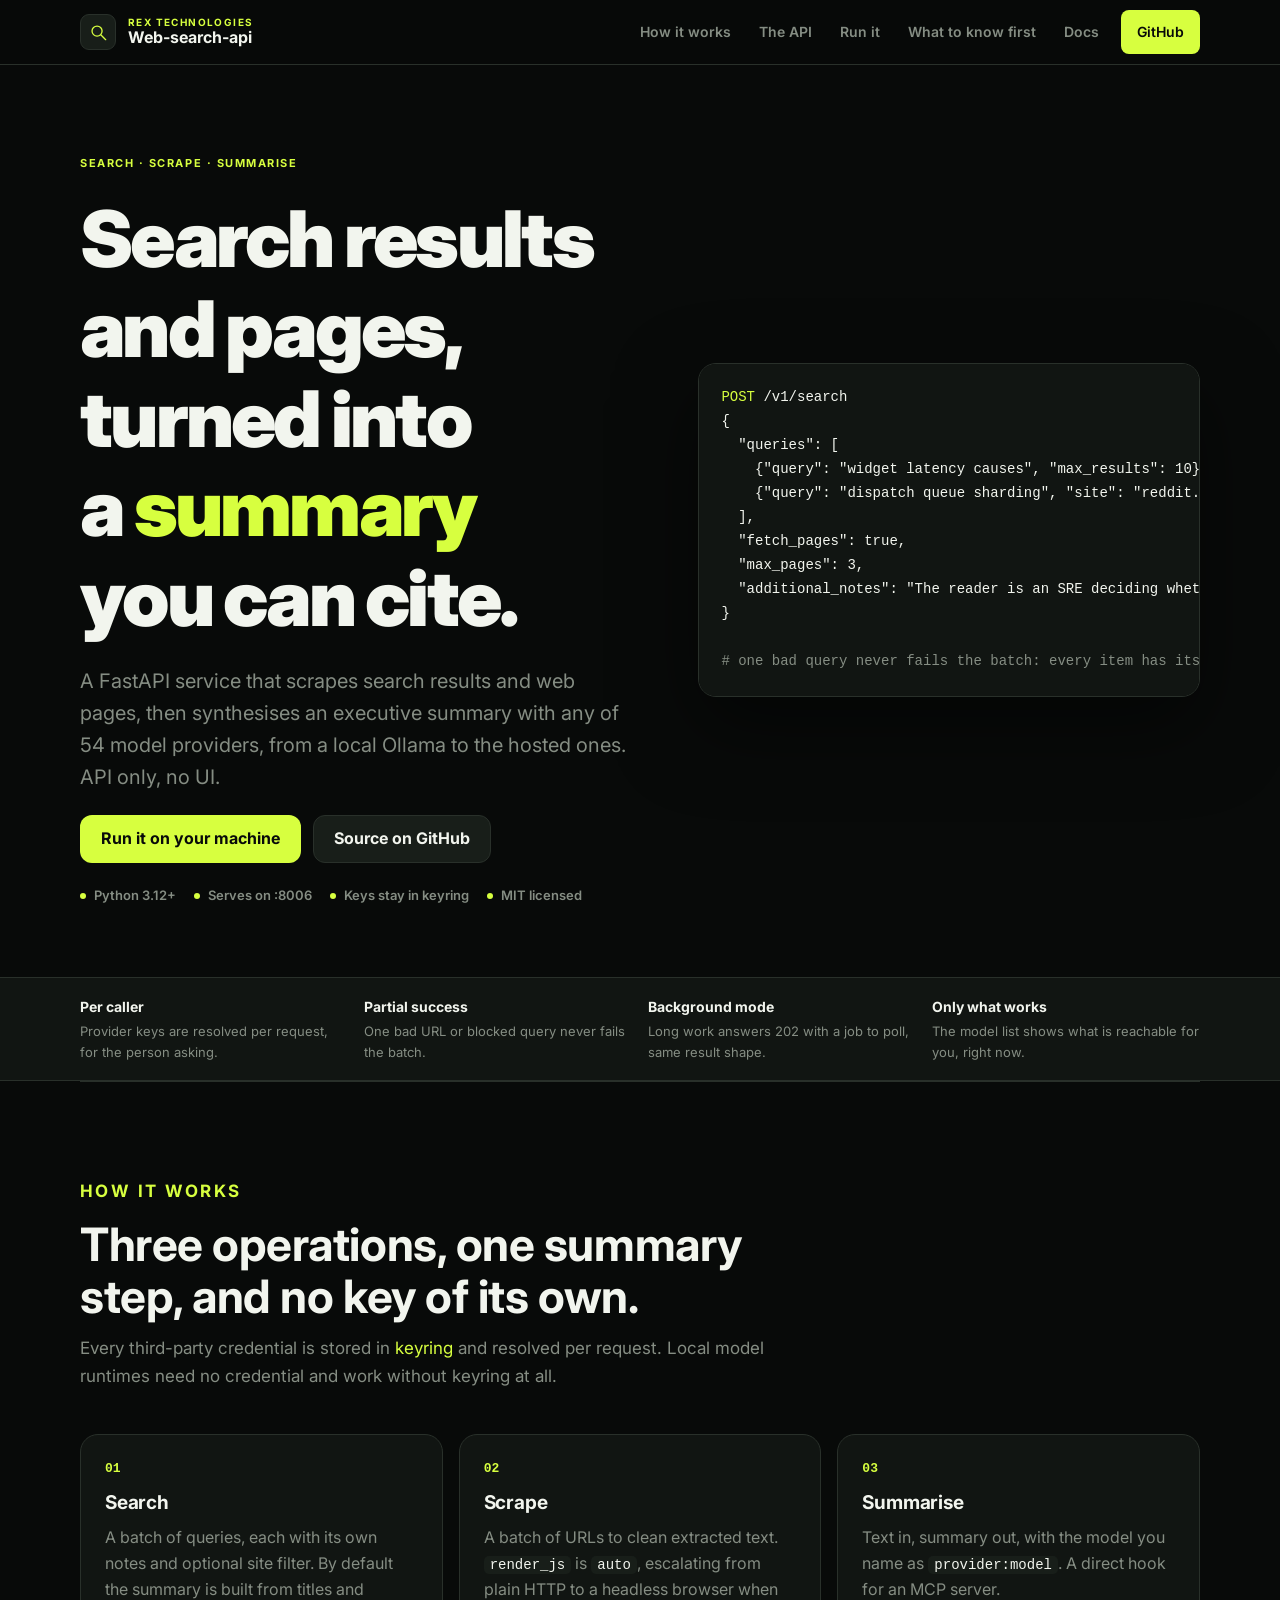
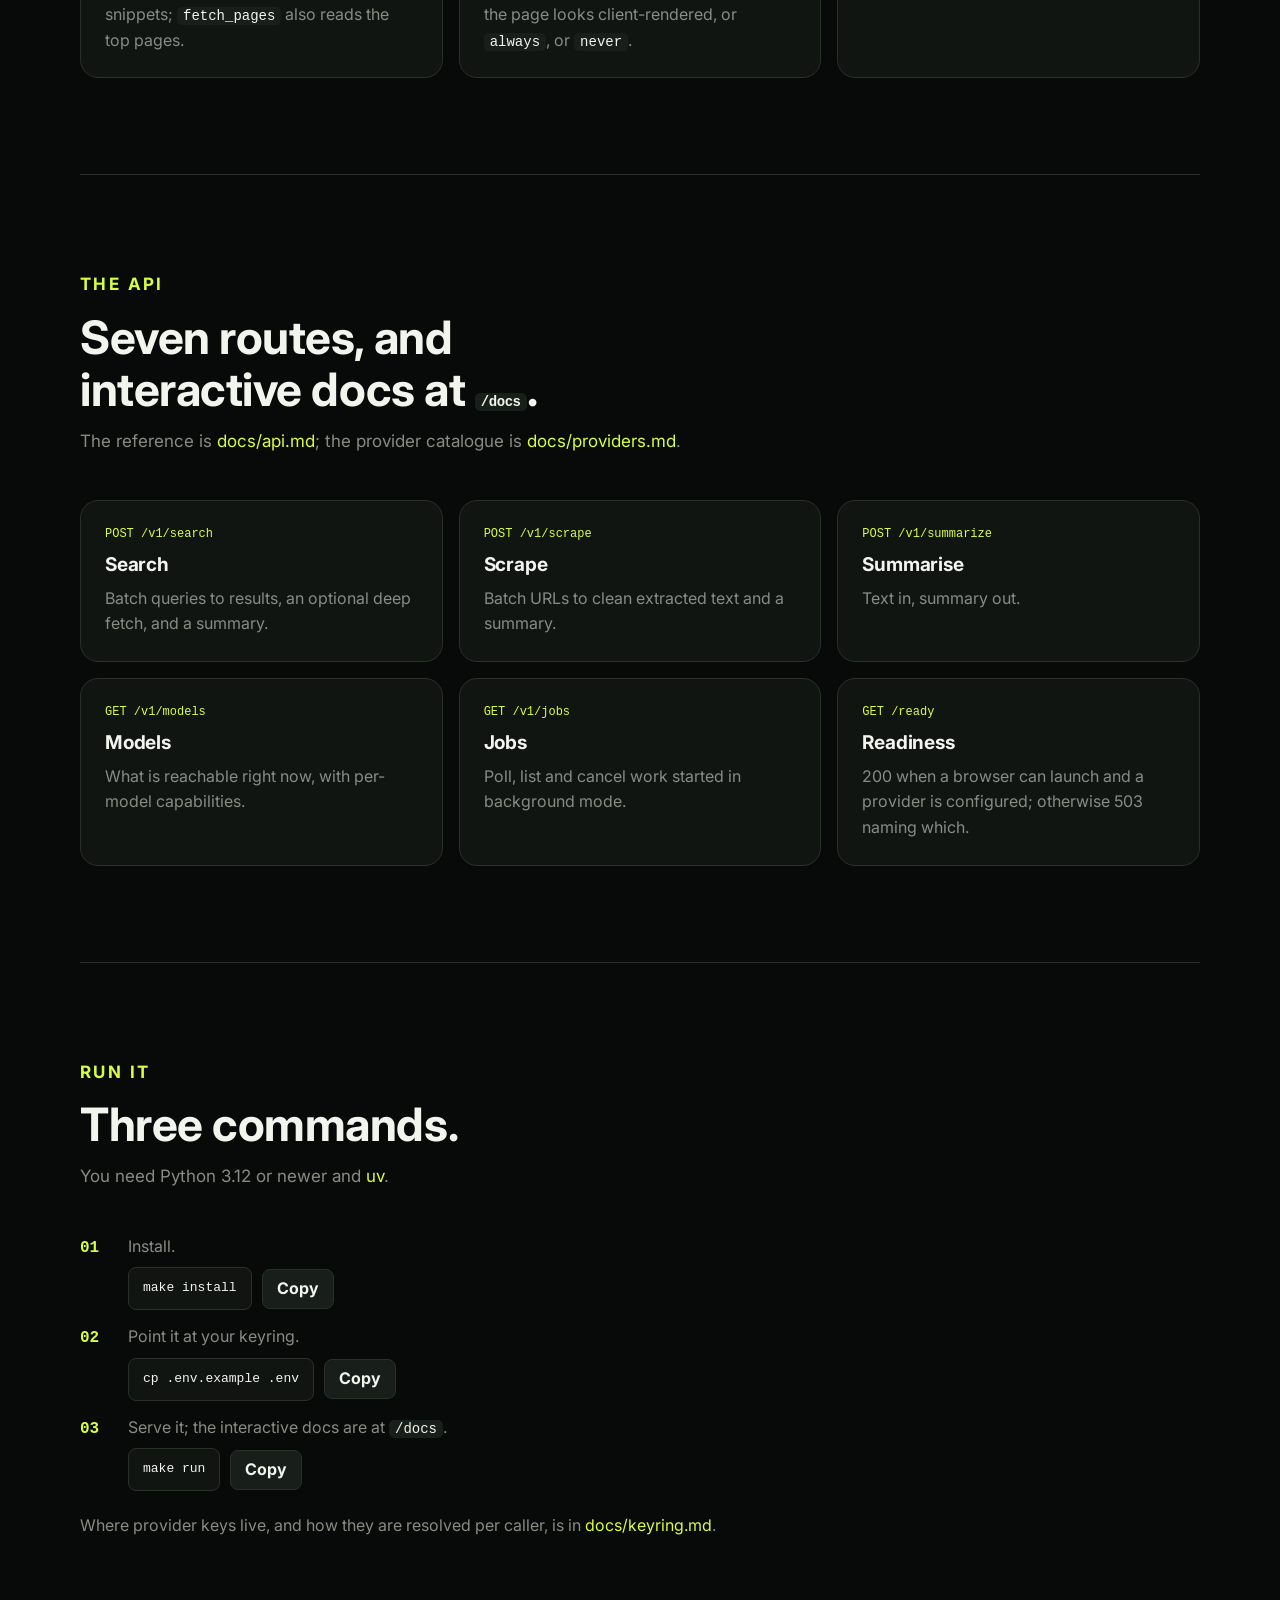
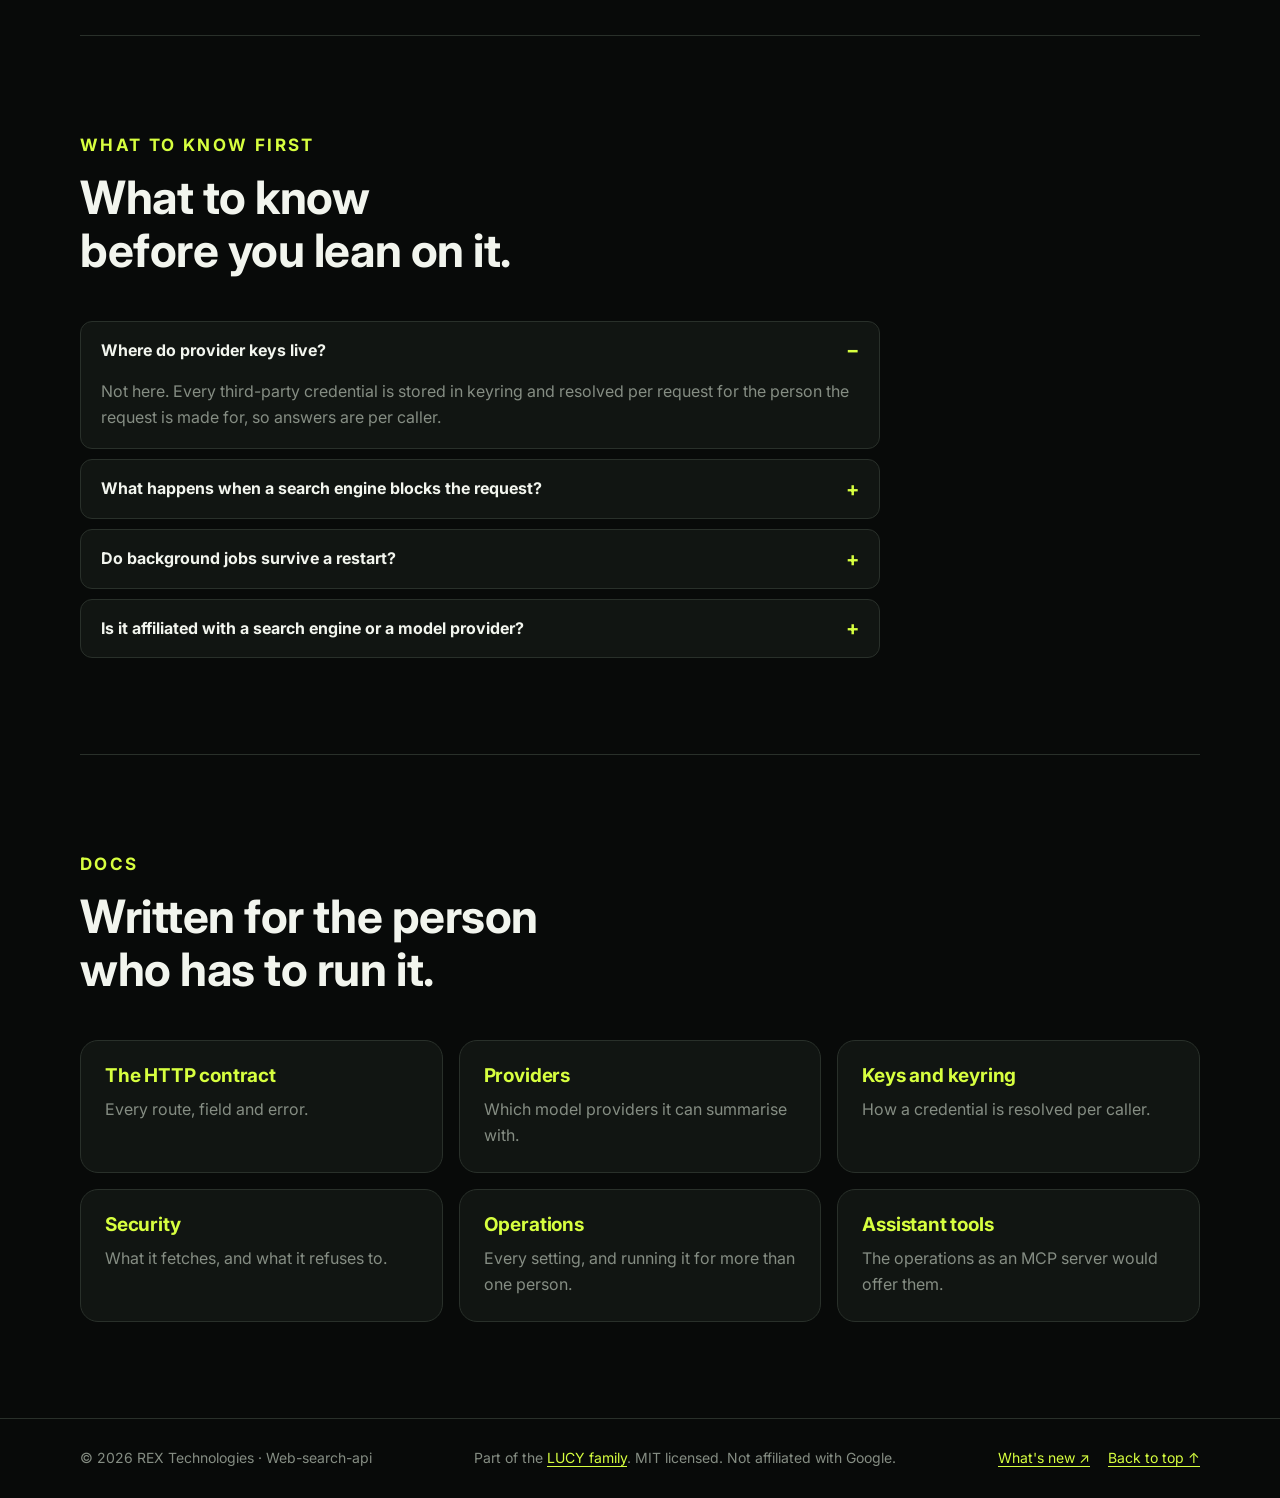
<file: site/index.html>
<!doctype html>
<html lang="en" class="no-js">
<head>
<meta charset="utf-8">
<meta name="viewport" content="width=device-width,initial-scale=1">
<meta name="description" content="Web-search-api scrapes search results and web pages and synthesises an executive summary with the model provider of your choice, in batches with partial success. API only, designed to sit behind an MCP server. A REX Technologies product.">
<meta name="robots" content="index,follow">
<meta name="color-scheme" content="dark">
<meta name="theme-color" content="#080A09">
<meta property="og:title" content="Web-search-api — search, scrape and summarise, with sources — REX Technologies">
<meta property="og:description" content="Web-search-api scrapes search results and web pages and synthesises an executive summary with the model provider of your choice, in batches with partial success. API only, designed to sit behind an MCP server. A REX Technologies product.">
<meta property="og:type" content="website">
<meta property="og:url" content="https://tochi-mba.github.io/Web-search-api/">
<meta name="twitter:card" content="summary">
<link rel="canonical" href="https://tochi-mba.github.io/Web-search-api/">
<link rel="icon" href="favicon.svg" type="image/svg+xml">
<link rel="preconnect" href="https://fonts.googleapis.com">
<link rel="preconnect" href="https://fonts.gstatic.com" crossorigin>
<link href="https://fonts.googleapis.com/css2?family=Inter:wght@400;600;700;900&display=swap" rel="stylesheet">
<link rel="stylesheet" href="styles.css">
<script>document.documentElement.classList.replace("no-js","js");</script>
<noscript><style>@media(max-width:760px){.site-nav{display:flex!important;position:static!important;flex-direction:column}.menu-button{display:none!important}}</style></noscript>
<title>Web-search-api — search, scrape and summarise, with sources — REX Technologies</title>
</head>
<body>
<a class="skip-link" href="#main">Skip to content</a>
<div class="ambient ambient-one" aria-hidden="true"></div>
<div class="ambient ambient-two" aria-hidden="true"></div>

<header class="site-header">
  <div class="container nav-wrap">
    <a class="brand" href="#top" aria-label="Web-search-api, by REX Technologies">
      <span class="brand-mark" aria-hidden="true"><svg viewBox="0 0 32 32"><circle cx="14" cy="14" r="7"/><path d="M19.5 19.5L26 26"/></svg></span>
      <span class="brand-lockup"><span class="brand-company">REX Technologies</span><span class="brand-name">Web-search-api</span></span>
    </a>
    <button class="menu-button" type="button" aria-expanded="false" aria-controls="site-nav"><span class="sr-only">Toggle navigation</span><span></span><span></span></button>
    <nav id="site-nav" class="site-nav" aria-label="Primary navigation">
      <a href="#how">How it works</a>
      <a href="#api">The API</a>
      <a href="#install">Run it</a>
      <a href="#limits">What to know first</a>
      <a href="#docs">Docs</a>
      <a class="nav-github" href="https://github.com/tochi-mba/Web-search-api">GitHub</a>
    </nav>
  </div>
</header>

<main id="main">
  <section class="hero container" id="top">
    <div class="hero-copy">
      <p class="eyebrow signal">Search · scrape · summarise</p>
      <h1>Search results and pages, turned into a <span>summary</span> you can cite.</h1>
      <p class="hero-lede">A FastAPI service that scrapes search results and web pages, then synthesises an executive summary with any of 54 model providers, from a local Ollama to the hosted ones. API only, no UI.</p>
      <div class="hero-actions">
        <a class="button button-primary" href="#install">Run it on your machine</a>
        <a class="button button-secondary" href="https://github.com/tochi-mba/Web-search-api">Source on GitHub</a>
      </div>
      <div class="hero-meta">
        <span>Python 3.12+</span>
        <span>Serves on :8006</span>
        <span>Keys stay in keyring</span>
        <span>MIT licensed</span>
      </div>
    </div>
    <pre class="console" aria-label="A search request"><code><span class="k">POST</span> /v1/search
{
  "queries": [
    {"query": "widget latency causes", "max_results": 10},
    {"query": "dispatch queue sharding", "site": "reddit.com"}
  ],
  "fetch_pages": true,
  "max_pages": 3,
  "additional_notes": "The reader is an SRE deciding whether to shard."
}

<span class="you"># one bad query never fails the batch: every item has its own status</span></code></pre>
  </section>

  <section class="trust-strip">
    <div class="container trust-grid">
      <div><strong>Per caller</strong><span>Provider keys are resolved per request, for the person asking.</span></div>
      <div><strong>Partial success</strong><span>One bad URL or blocked query never fails the batch.</span></div>
      <div><strong>Background mode</strong><span>Long work answers 202 with a job to poll, same result shape.</span></div>
      <div><strong>Only what works</strong><span>The model list shows what is reachable for you, right now.</span></div>
    </div>
  </section>

  <section class="section container" id="how">
    <div class="section-heading">
      <p class="eyebrow signal">How it works</p>
      <h2>Three operations, one summary step, and no key of its own.</h2>
      <p>Every third-party credential is stored in <a href="https://tochi-mba.github.io/Keyring-api/">keyring</a> and resolved per request. Local model runtimes need no credential and work without keyring at all.</p>
    </div>
    <div class="steps">
      <div class="step">
        <span class="step-number">01</span>
        <h3>Search</h3>
        <p>A batch of queries, each with its own notes and optional site filter. By default the summary is built from titles and snippets; <code>fetch_pages</code> also reads the top pages.</p>
      </div>
      <div class="step">
        <span class="step-number">02</span>
        <h3>Scrape</h3>
        <p>A batch of URLs to clean extracted text. <code>render_js</code> is <code>auto</code>, escalating from plain HTTP to a headless browser when the page looks client-rendered, or <code>always</code>, or <code>never</code>.</p>
      </div>
      <div class="step">
        <span class="step-number">03</span>
        <h3>Summarise</h3>
        <p>Text in, summary out, with the model you name as <code>provider:model</code>. A direct hook for an MCP server.</p>
      </div>
    </div>
  </section>

  <section class="section container" id="api">
    <div class="section-heading">
      <p class="eyebrow signal">The API</p>
      <h2>Seven routes, and interactive docs at <code>/docs</code>.</h2>
      <p>The reference is <a href="https://github.com/tochi-mba/Web-search-api/blob/main/docs/api.md">docs/api.md</a>; the provider catalogue is <a href="https://github.com/tochi-mba/Web-search-api/blob/main/docs/providers.md">docs/providers.md</a>.</p>
    </div>
    <div class="feature-grid">
      <div class="feature-card"><span class="meta">POST /v1/search</span><h3>Search</h3><p>Batch queries to results, an optional deep fetch, and a summary.</p></div>
      <div class="feature-card"><span class="meta">POST /v1/scrape</span><h3>Scrape</h3><p>Batch URLs to clean extracted text and a summary.</p></div>
      <div class="feature-card"><span class="meta">POST /v1/summarize</span><h3>Summarise</h3><p>Text in, summary out.</p></div>
      <div class="feature-card"><span class="meta">GET /v1/models</span><h3>Models</h3><p>What is reachable right now, with per-model capabilities.</p></div>
      <div class="feature-card"><span class="meta">GET /v1/jobs</span><h3>Jobs</h3><p>Poll, list and cancel work started in background mode.</p></div>
      <div class="feature-card"><span class="meta">GET /ready</span><h3>Readiness</h3><p>200 when a browser can launch and a provider is configured; otherwise 503 naming which.</p></div>
    </div>
  </section>

  <section class="section container" id="install">
    <div class="section-heading">
      <p class="eyebrow signal">Run it</p>
      <h2>Three commands.</h2>
      <p>You need Python 3.12 or newer and <a href="https://docs.astral.sh/uv/">uv</a>.</p>
    </div>
    <ol class="install-steps">
      <li>Install.
        <div class="command-row"><code>make install</code><button class="copy-button" type="button" data-copy="make install">Copy</button></div>
      </li>
      <li>Point it at your keyring.
        <div class="command-row"><code>cp .env.example .env</code><button class="copy-button" type="button" data-copy="cp .env.example .env">Copy</button></div>
      </li>
      <li>Serve it; the interactive docs are at <code>/docs</code>.
        <div class="command-row"><code>make run</code><button class="copy-button" type="button" data-copy="make run">Copy</button></div>
      </li>
    </ol>
    <p class="install-note">Where provider keys live, and how they are resolved per caller, is in <a href="https://github.com/tochi-mba/Web-search-api/blob/main/docs/keyring.md">docs/keyring.md</a>.</p>
    <p id="copy-status" class="sr-only" aria-live="polite"></p>
  </section>

  <section class="section container" id="limits">
    <div class="section-heading">
      <p class="eyebrow signal">What to know first</p>
      <h2>What to know before you lean on it.</h2>
    </div>
    <div class="faq">
      <details open>
        <summary>Where do provider keys live?</summary>
        <p>Not here. Every third-party credential is stored in keyring and resolved per request for the person the request is made for, so answers are per caller.</p>
      </details>
      <details>
        <summary>What happens when a search engine blocks the request?</summary>
        <p>That item carries its own <code>error</code> and the batch still answers 200. A page that cannot be fetched simply keeps its snippet: deep fetching is enrichment.</p>
      </details>
      <details>
        <summary>Do background jobs survive a restart?</summary>
        <p>No. Jobs live in the process that accepted them: they are lost on restart and are not visible to other replicas, so behind a load balancer a client must poll the instance it submitted to.</p>
      </details>
      <details>
        <summary>Is it affiliated with a search engine or a model provider?</summary>
        <p>No. It is independent software and is not affiliated with Google, or with any model provider it can call.</p>
      </details>
    </div>
  </section>

  <section class="section container" id="docs">
    <div class="section-heading">
      <p class="eyebrow signal">Docs</p>
      <h2>Written for the person who has to run it.</h2>
    </div>
    <div class="feature-grid">
      <a class="feature-card link" href="https://github.com/tochi-mba/Web-search-api/blob/main/docs/api.md"><h3>The HTTP contract</h3><p>Every route, field and error.</p></a>
      <a class="feature-card link" href="https://github.com/tochi-mba/Web-search-api/blob/main/docs/providers.md"><h3>Providers</h3><p>Which model providers it can summarise with.</p></a>
      <a class="feature-card link" href="https://github.com/tochi-mba/Web-search-api/blob/main/docs/keyring.md"><h3>Keys and keyring</h3><p>How a credential is resolved per caller.</p></a>
      <a class="feature-card link" href="https://github.com/tochi-mba/Web-search-api/blob/main/docs/security.md"><h3>Security</h3><p>What it fetches, and what it refuses to.</p></a>
      <a class="feature-card link" href="https://github.com/tochi-mba/Web-search-api/blob/main/docs/operations.md"><h3>Operations</h3><p>Every setting, and running it for more than one person.</p></a>
      <a class="feature-card link" href="https://github.com/tochi-mba/Web-search-api/blob/main/docs/mcp.md"><h3>Assistant tools</h3><p>The operations as an MCP server would offer them.</p></a>
    </div>
  </section>
</main>

<footer class="site-footer">
  <div class="container footer-wrap">
    <span>© <span id="year">2026</span> REX Technologies · Web-search-api</span>
    <span>Part of the <a href="https://tochi-mba.github.io/LUCY-assistant/">LUCY family</a>. MIT licensed. Not affiliated with Google.</span>
    <span class="footer-links">
      <a href="https://github.com/tochi-mba/Web-search-api/blob/main/CHANGELOG.md">What's new <span aria-hidden="true">↗</span></a>
      <a href="#top">Back to top <span aria-hidden="true">↑</span></a>
    </span>
  </div>
</footer>
<script src="app.js" defer></script>
</body>
</html>
</file>
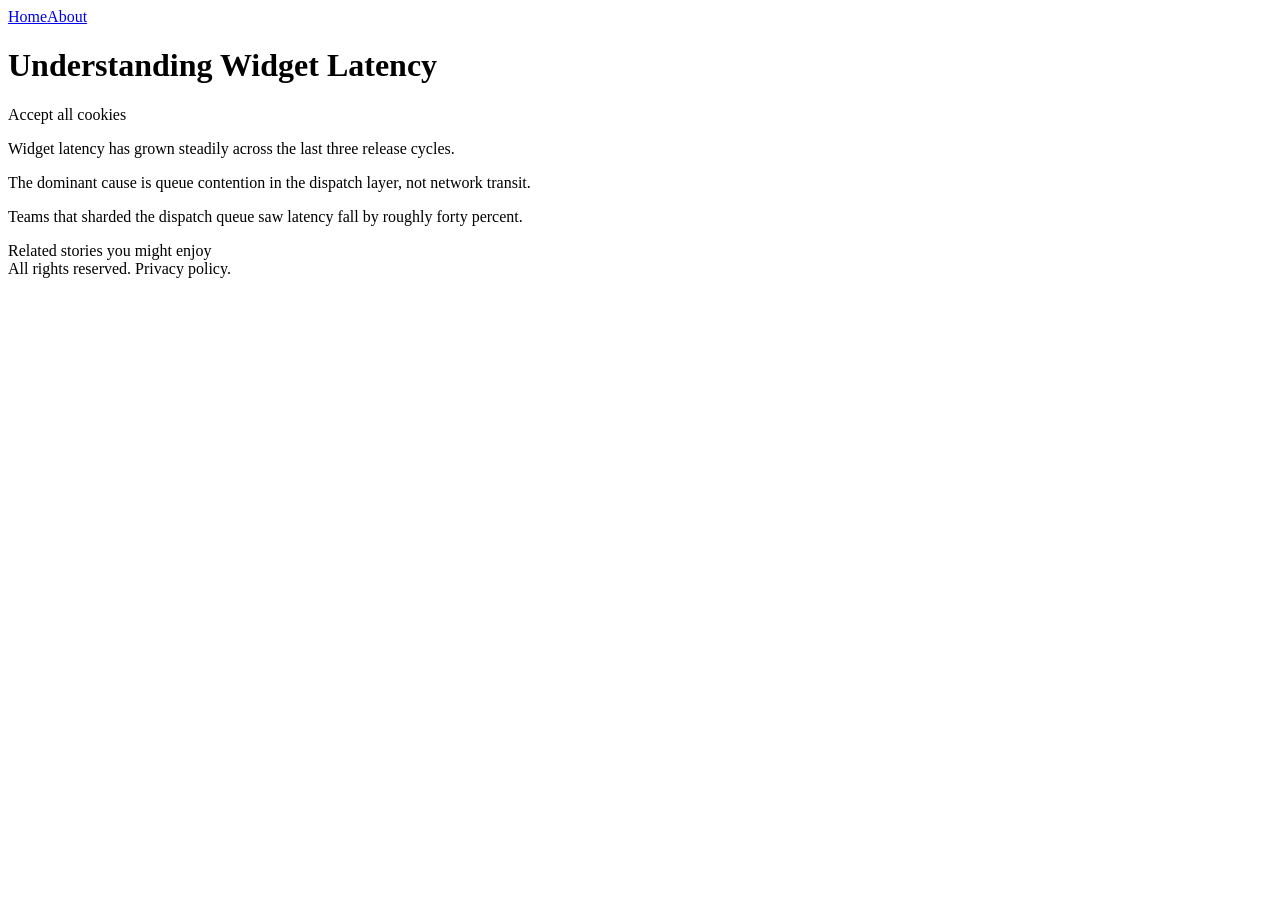
<file: tests/fixtures/html/article.html>
<!doctype html>
<html lang="en">
<head>
  <title>Understanding Widget Latency | Example Journal</title>
  <meta name="author" content="Jordan Rivera">
  <meta property="article:published_time" content="2026-03-14T09:00:00Z">
  <meta name="description" content="A deep look at widget latency.">
</head>
<body>
  <nav><a href="/">Home</a><a href="/about">About</a></nav>
  <header><h1>Understanding Widget Latency</h1></header>
  <div id="cookie-banner">Accept all cookies</div>
  <article>
    <p>Widget latency has grown steadily across the last three release cycles.</p>
    <p>The dominant cause is queue contention in the dispatch layer, not network transit.</p>
    <script>console.log("tracking pixel");</script>
    <style>.ad { display: none; }</style>
    <p>Teams that sharded the dispatch queue saw latency fall by roughly forty percent.</p>
  </article>
  <aside class="sidebar">Related stories you might enjoy</aside>
  <footer>All rights reserved. Privacy policy.</footer>
</body>
</html>
</file>
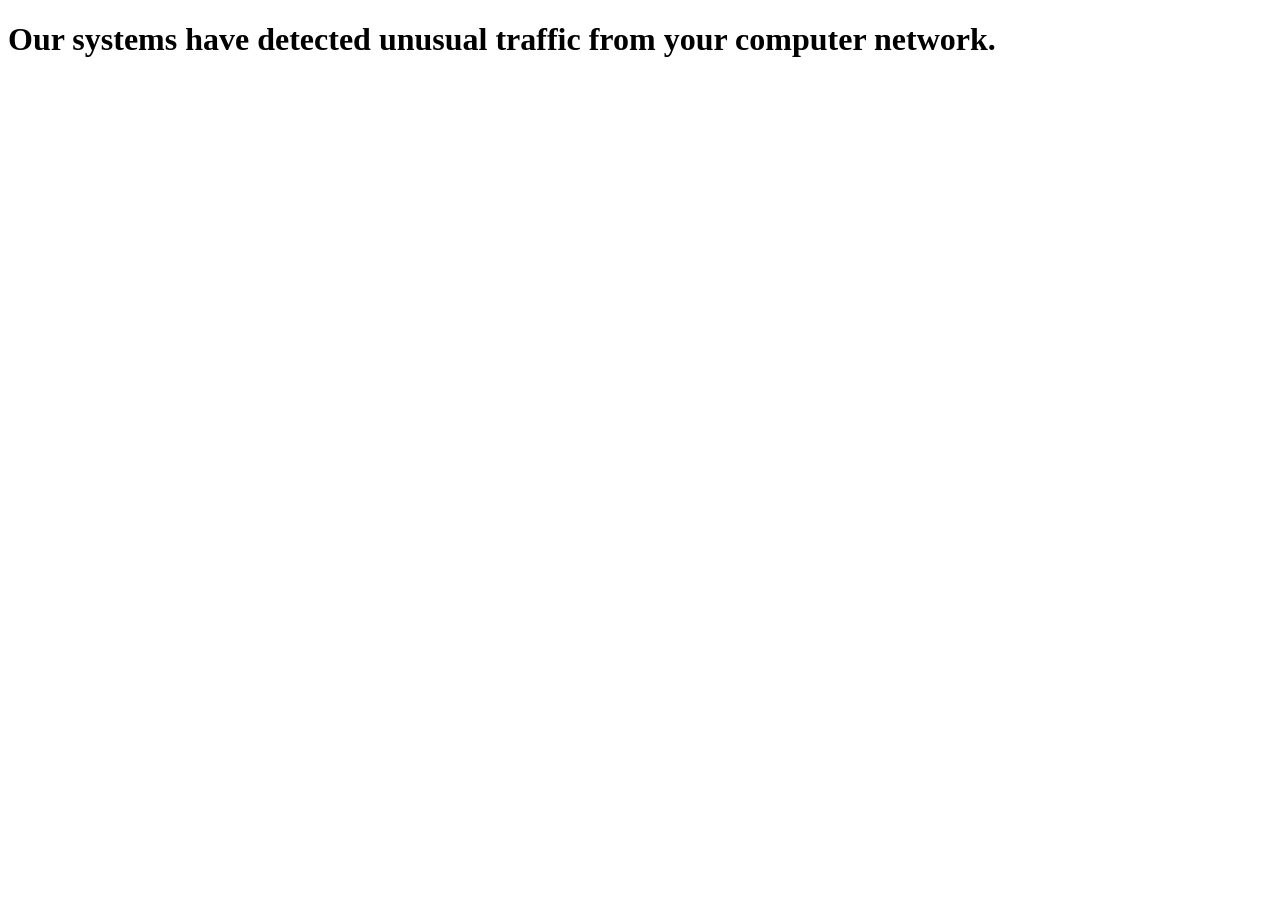
<file: tests/fixtures/html/google_captcha.html>
<!doctype html><html><head><title>https://www.google.com/search?q=x</title></head>
<body><div id="recaptcha">
  <h1>Our systems have detected unusual traffic from your computer network.</h1>
  <form id="captcha-form" action="/sorry/index"><div class="g-recaptcha"></div></form>
</div></body></html>
</file>
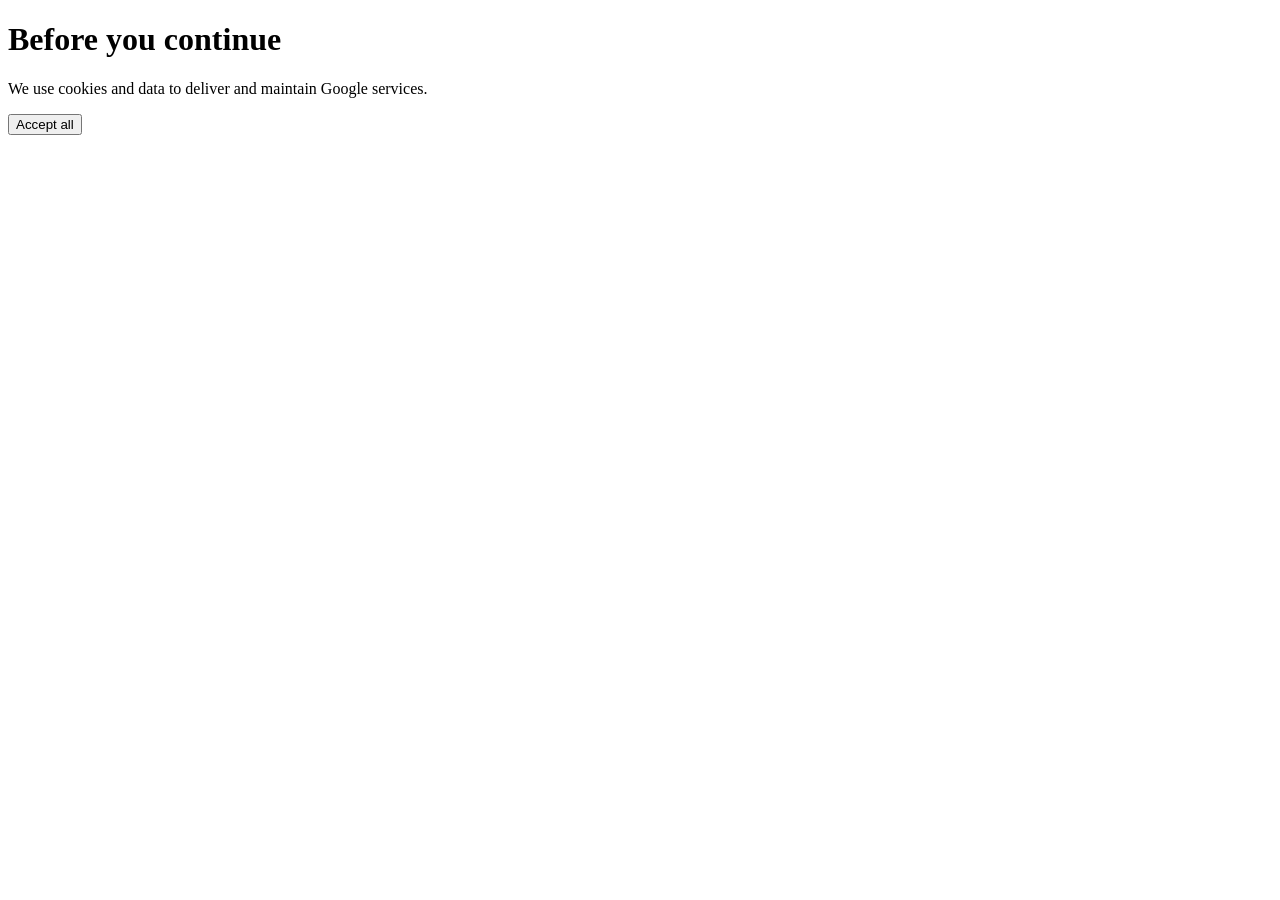
<file: tests/fixtures/html/google_consent.html>
<!doctype html><html><head><title>Before you continue to Google Search</title></head>
<body><div>
  <h1>Before you continue</h1>
  <p>We use cookies and data to deliver and maintain Google services.</p>
  <form action="https://consent.google.com/save"><button>Accept all</button></form>
</div></body></html>
</file>
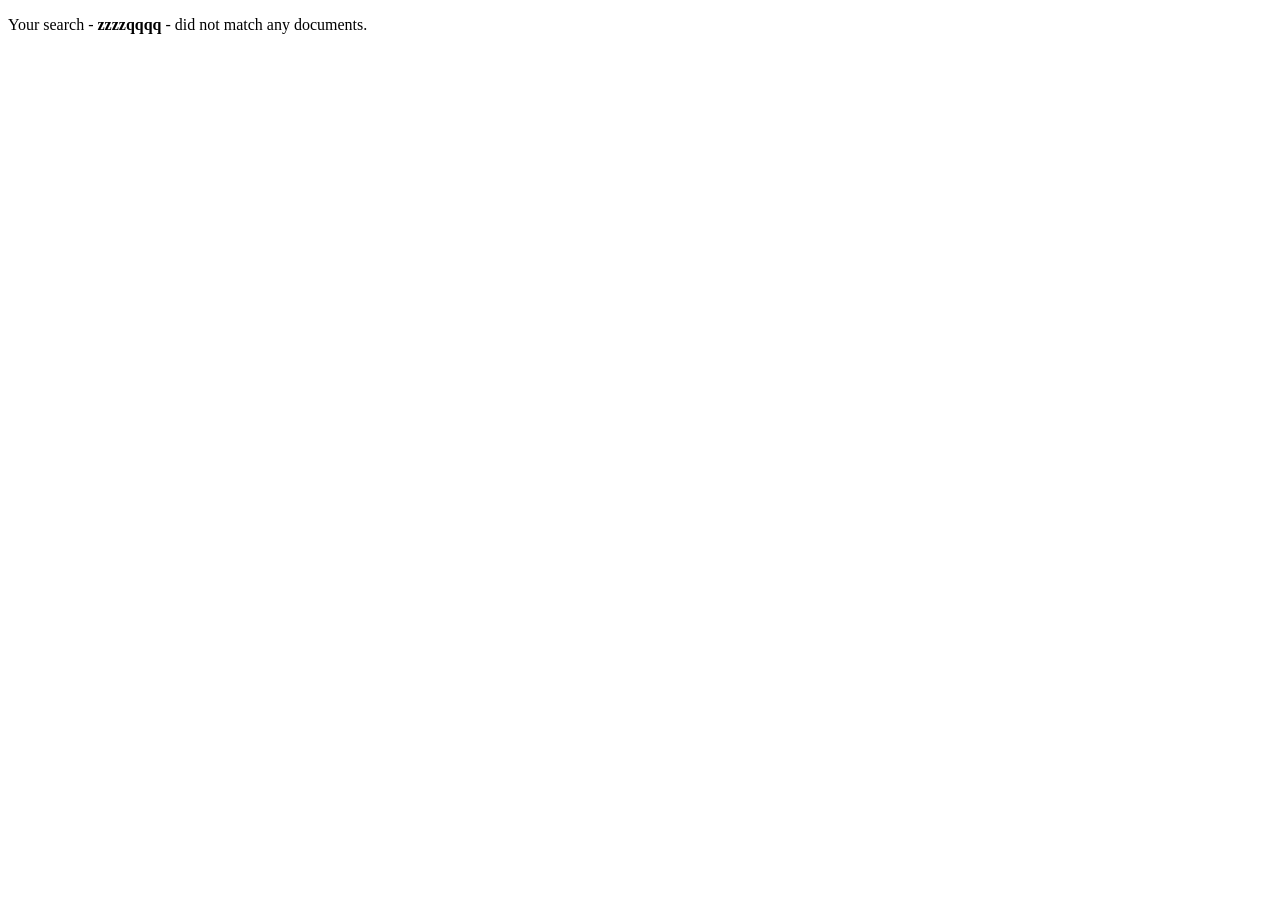
<file: tests/fixtures/html/google_no_results.html>
<!doctype html><html><head><title>zzzz - Google Search</title></head>
<body><div id="search"><div id="rso">
  <p>Your search - <b>zzzzqqqq</b> - did not match any documents.</p>
</div></div></body></html>
</file>
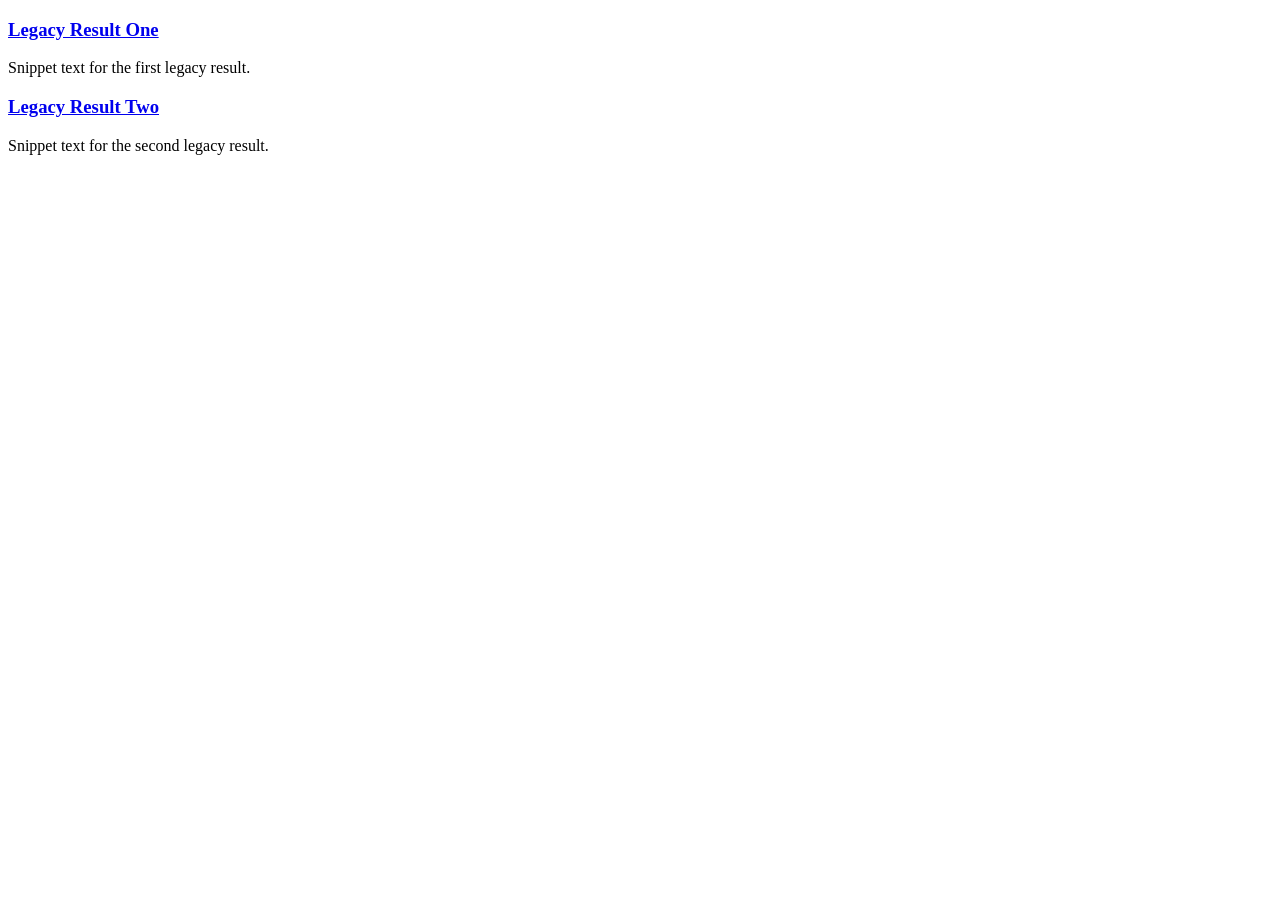
<file: tests/fixtures/html/google_serp_legacy.html>
<!doctype html><html><head><title>old layout - Google Search</title></head>
<body><div id="search">
  <div class="g">
    <h3><a href="https://legacy.example.com/one">Legacy Result One</a></h3>
    <div class="st">Snippet text for the first legacy result.</div>
  </div>
  <div class="g">
    <h3><a href="https://legacy.example.com/two">Legacy Result Two</a></h3>
    <div class="st">Snippet text for the second legacy result.</div>
  </div>
</div></body></html>
</file>
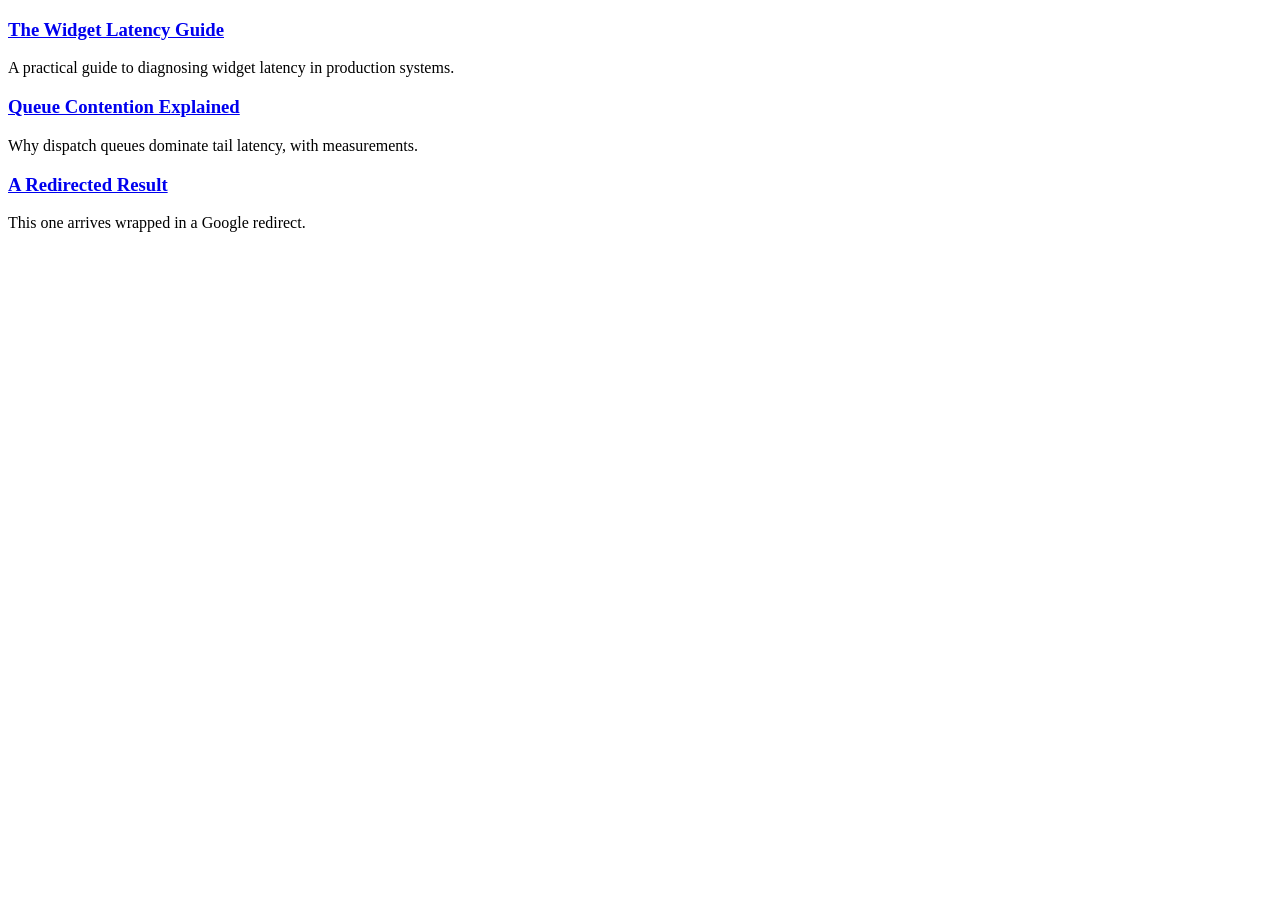
<file: tests/fixtures/html/google_serp_modern.html>
<!doctype html><html><head><title>widget latency - Google Search</title></head>
<body><div id="search"><div id="rso">
  <div class="MjjYud">
    <div class="g">
      <div class="yuRUbf"><a href="https://example.com/latency-guide"><h3 class="LC20lb">The Widget Latency Guide</h3></a></div>
      <div class="VwiC3b"><span>A practical guide to diagnosing widget latency in production systems.</span></div>
    </div>
  </div>
  <div class="MjjYud">
    <div class="g">
      <div class="yuRUbf"><a href="https://blog.example.org/posts/queues"><h3 class="LC20lb">Queue Contention Explained</h3></a></div>
      <div class="VwiC3b"><span>Why dispatch queues dominate tail latency, with measurements.</span></div>
    </div>
  </div>
  <div class="MjjYud">
    <div class="g">
      <div class="yuRUbf"><a href="/url?q=https://third.example.net/paper&amp;sa=U"><h3 class="LC20lb">A Redirected Result</h3></a></div>
      <div class="VwiC3b"><span>This one arrives wrapped in a Google redirect.</span></div>
    </div>
  </div>
</div></div></body></html>
</file>
<file: site/styles.css>
/* Web-search-api — REX Technologies. The ink/signal palette shared across REX products; dark by design. */

:root{
  --ink:#080A09;
  --panel:#111512;
  --raised:#181E19;
  --line:#29302A;
  --text:#F2F5EE;
  --muted:#858D83;
  --signal:#D7FF3F;
  --live:#FF774D;
  --signal-wash:rgba(215,255,63,.10);
  --radius-s:8px;
  --radius-m:12px;
  --radius-l:18px;
  --gutter:clamp(16px,4vw,32px);
  --page:1120px;
  --section:clamp(56px,8vw,96px);
  --font:Inter,"Segoe UI",system-ui,-apple-system,"Helvetica Neue",Arial,sans-serif;
  --mono:"Cascadia Mono","SF Mono",Consolas,ui-monospace,Menlo,monospace;
  color-scheme:dark;
}

*,*::before,*::after{box-sizing:border-box}
html{background:var(--ink);scroll-behavior:smooth;-webkit-text-size-adjust:100%;overflow-x:hidden}
body{margin:0;background:var(--ink);color:var(--text);font-family:var(--font);font-size:16px;line-height:1.6;-webkit-font-smoothing:antialiased;overflow-x:hidden}
a{color:var(--signal);text-decoration:none}
a:hover{text-decoration:underline}
button{font:inherit}
svg{display:block}
code,kbd,pre{font-family:var(--mono)}
:focus-visible{outline:2px solid var(--signal);outline-offset:3px;border-radius:4px}

.container{width:min(var(--page),100% - 2 * var(--gutter));margin-inline:auto}
.section{padding:var(--section) 0;border-top:1px solid var(--line)}
.sr-only{position:absolute;width:1px;height:1px;padding:0;margin:-1px;overflow:hidden;clip:rect(0,0,0,0);white-space:nowrap;border:0}
.skip-link{position:absolute;left:12px;top:-60px;background:var(--signal);color:var(--ink);padding:10px 14px;border-radius:var(--radius-s);font-weight:700;z-index:100}
.skip-link:focus{top:12px}

h1,h2,h3{margin:0;line-height:1.15;font-weight:700;letter-spacing:-.01em}
h1,h2{text-wrap:balance}
h1{font-size:clamp(40px,6.4vw,78px);letter-spacing:-.035em;font-weight:900}
h1 span{color:var(--signal)}
h2{font-size:clamp(28px,4.2vw,46px)}
h3{font-size:19px}
p{margin:0}
strong{font-weight:700;color:var(--text)}
code{color:var(--text);background:var(--raised);padding:1px 6px;border-radius:5px;font-size:14px}
pre code{padding:0;background:none}

.eyebrow{font-size:11px;font-weight:700;letter-spacing:.14em;text-transform:uppercase;color:var(--muted);display:flex;align-items:center;gap:9px}
.eyebrow.signal{color:var(--signal)}

.ambient{position:fixed;border-radius:50%;filter:blur(90px);pointer-events:none;opacity:.14;z-index:-2}
.ambient-one{width:520px;height:520px;background:var(--signal);top:90px;right:-230px}
.ambient-two{width:420px;height:420px;background:var(--live);top:620px;left:-250px}

/* Header */
.site-header{position:sticky;top:0;z-index:50;background:rgba(8,10,9,.86);backdrop-filter:blur(12px);-webkit-backdrop-filter:blur(12px);border-bottom:1px solid var(--line)}
.nav-wrap{min-height:64px;display:flex;align-items:center;gap:12px}
.brand{display:flex;align-items:center;gap:12px;color:var(--text);min-height:44px}
.brand:hover{text-decoration:none}
.brand-mark{width:36px;height:36px;border-radius:9px;display:grid;place-items:center;background:var(--raised);border:1px solid var(--line)}
.brand-mark svg{width:23px;fill:none;stroke:var(--signal);stroke-width:1.8;stroke-linecap:round;stroke-linejoin:round}
.brand-lockup{display:flex;flex-direction:column;gap:1px;line-height:1.08}
.brand-company{font-size:10px;font-weight:700;letter-spacing:.14em;text-transform:uppercase;color:var(--signal)}
.brand-name{font-size:16px;font-weight:700;color:var(--text)}
.site-nav{margin-left:auto;display:flex;align-items:center;gap:4px}
.site-nav a{color:var(--muted);font-size:14px;font-weight:600;white-space:nowrap;padding:10px 12px;border-radius:var(--radius-s);min-height:44px;display:inline-flex;align-items:center}
.site-nav a:hover{color:var(--text);text-decoration:none;background:var(--raised)}
.nav-github{color:var(--ink)!important;background:var(--signal)!important;margin-left:6px;padding-inline:16px!important}
.nav-github:hover{opacity:.9}
.menu-button{margin-left:auto;display:none;min-width:44px;min-height:44px;padding:0 12px;border:1px solid var(--line);border-radius:var(--radius-s);background:transparent;color:var(--text);cursor:pointer}
.menu-button span:not(.sr-only){display:block;width:16px;height:2px;background:currentColor;margin:5px auto}

/* Hero */
.hero{display:grid;grid-template-columns:1.05fr .95fr;gap:clamp(28px,5vw,64px);align-items:center;padding:clamp(48px,7vw,96px) 0 clamp(40px,6vw,72px)}
.hero-copy{display:flex;flex-direction:column;gap:22px}
.hero-lede{font-size:clamp(17px,1.6vw,20px);color:var(--muted);max-width:56ch}
.hero-actions{display:flex;flex-wrap:wrap;gap:12px}
.hero-meta{display:flex;flex-wrap:wrap;gap:8px 18px;color:var(--muted);font-size:13px;font-weight:600}
.hero-meta span::before{content:"";display:inline-block;width:6px;height:6px;border-radius:50%;background:var(--signal);margin-right:8px;vertical-align:middle}
.button{display:inline-flex;align-items:center;gap:8px;min-height:48px;padding:0 20px;border-radius:var(--radius-m);font-weight:700;border:1px solid transparent}
.button:hover{text-decoration:none}
.button-primary{background:var(--signal);color:var(--ink)}
.button-primary:hover{filter:brightness(1.05)}
.button-secondary{background:var(--raised);color:var(--text);border-color:var(--line)}
.button-secondary:hover{border-color:var(--muted)}

/* A window showing a conversation or a plan */
.console{margin:0;padding:22px;border-radius:var(--radius-l);background:var(--panel);border:1px solid var(--line);overflow:auto;font-size:13.5px;line-height:1.7;color:var(--text);box-shadow:0 30px 80px rgba(0,0,0,.5)}
.console .you{color:var(--muted)}
.console .k{color:var(--signal)}
.console .s{color:var(--live)}

/* Trust strip */
.trust-strip{border-top:1px solid var(--line);border-bottom:1px solid var(--line);background:var(--panel)}
.trust-grid{display:grid;grid-template-columns:repeat(4,1fr);gap:16px;padding:18px 0}
.trust-grid div{display:flex;flex-direction:column;gap:2px}
.trust-grid strong{font-size:14px}
.trust-grid span{font-size:13px;color:var(--muted)}

/* Sections */
.section-heading{display:flex;flex-direction:column;gap:12px;max-width:72ch;margin-bottom:clamp(28px,4vw,44px)}
.section-heading p{color:var(--muted);font-size:17px}
.steps{display:grid;grid-template-columns:repeat(3,1fr);gap:16px}
.step{background:var(--panel);border:1px solid var(--line);border-radius:var(--radius-l);padding:24px;display:flex;flex-direction:column;gap:12px}
.step p{color:var(--muted)}
.step-number{font-family:var(--mono);color:var(--signal);font-weight:700;font-size:13px}
.feature-grid{display:grid;grid-template-columns:repeat(3,1fr);gap:16px}
.feature-card{background:var(--panel);border:1px solid var(--line);border-radius:var(--radius-l);padding:24px;display:flex;flex-direction:column;gap:10px}
.feature-card p{color:var(--muted)}
.feature-card.link:hover{border-color:var(--muted);text-decoration:none}
.feature-card .meta{font-family:var(--mono);font-size:12px;color:var(--signal)}

/* Install */
.install-steps{margin:0;padding-left:0;list-style:none;counter-reset:step;display:grid;gap:14px;max-width:80ch}
.install-steps li{counter-increment:step;position:relative;padding-left:48px;color:var(--muted)}
.install-steps li::before{content:counter(step,decimal-leading-zero);position:absolute;left:0;top:2px;font-family:var(--mono);font-weight:700;color:var(--signal)}
.install-steps a{text-decoration:underline;text-underline-offset:3px}
.command-row{display:flex;flex-wrap:wrap;align-items:center;gap:10px;margin-top:8px}
.command-row code{padding:10px 14px;border-radius:var(--radius-s);border:1px solid var(--line);background:var(--panel);font-size:13px;overflow:auto;max-width:100%}
.copy-button{min-height:40px;padding:0 14px;border-radius:var(--radius-s);border:1px solid var(--line);background:var(--raised);color:var(--text);font-weight:700;cursor:pointer}
.copy-button:hover{border-color:var(--muted)}
.install-note{margin-top:22px;color:var(--muted);max-width:80ch}

/* FAQ */
.faq{display:grid;gap:10px;max-width:80ch}
.faq details{background:var(--panel);border:1px solid var(--line);border-radius:var(--radius-m);padding:0 20px}
.faq summary{cursor:pointer;padding:16px 0;font-weight:700;list-style:none;display:flex;justify-content:space-between;gap:16px;align-items:center}
.faq summary::-webkit-details-marker{display:none}
.faq summary::after{content:"+";color:var(--signal);font-weight:700;font-size:20px;line-height:1}
.faq details[open] summary::after{content:"−"}
.faq p{padding:0 0 18px;color:var(--muted)}

/* Footer */
.site-footer{border-top:1px solid var(--line);padding:28px 0;color:var(--muted);font-size:14px}
.footer-wrap{display:flex;flex-wrap:wrap;justify-content:space-between;gap:10px}
.site-footer a{text-decoration:underline;text-underline-offset:3px}
.footer-links{display:flex;flex-wrap:wrap;gap:18px}

/* 404 */
.not-found{padding:clamp(72px,14vh,140px) 0;max-width:720px}
.not-found h1{margin:14px 0 0;font-size:clamp(34px,5.6vw,60px)}
.not-found .hero-lede{margin-top:16px}
.not-found .hero-actions{margin-top:28px}

@media(prefers-reduced-motion:reduce){html{scroll-behavior:auto}*,*::before,*::after{transition:none!important;animation:none!important}}

/* Responsive */
@media(max-width:1000px){
  .hero{grid-template-columns:1fr}
  .steps,.feature-grid{grid-template-columns:repeat(2,1fr)}
  .trust-grid{grid-template-columns:repeat(2,1fr)}
}
@media(max-width:760px){
  .menu-button{display:block}
  .site-nav{display:none;position:absolute;left:0;right:0;top:100%;flex-direction:column;align-items:stretch;padding:10px var(--gutter) 16px;background:var(--ink);border-bottom:1px solid var(--line)}
  .site-nav.open{display:flex}
  .site-nav a{min-height:46px}
  .nav-github{margin-left:0;justify-content:center}
  .brand-name{font-size:14px}
  .steps,.feature-grid{grid-template-columns:1fr}
}
@media(max-width:420px){
  .trust-grid{grid-template-columns:1fr}
}
</file>
